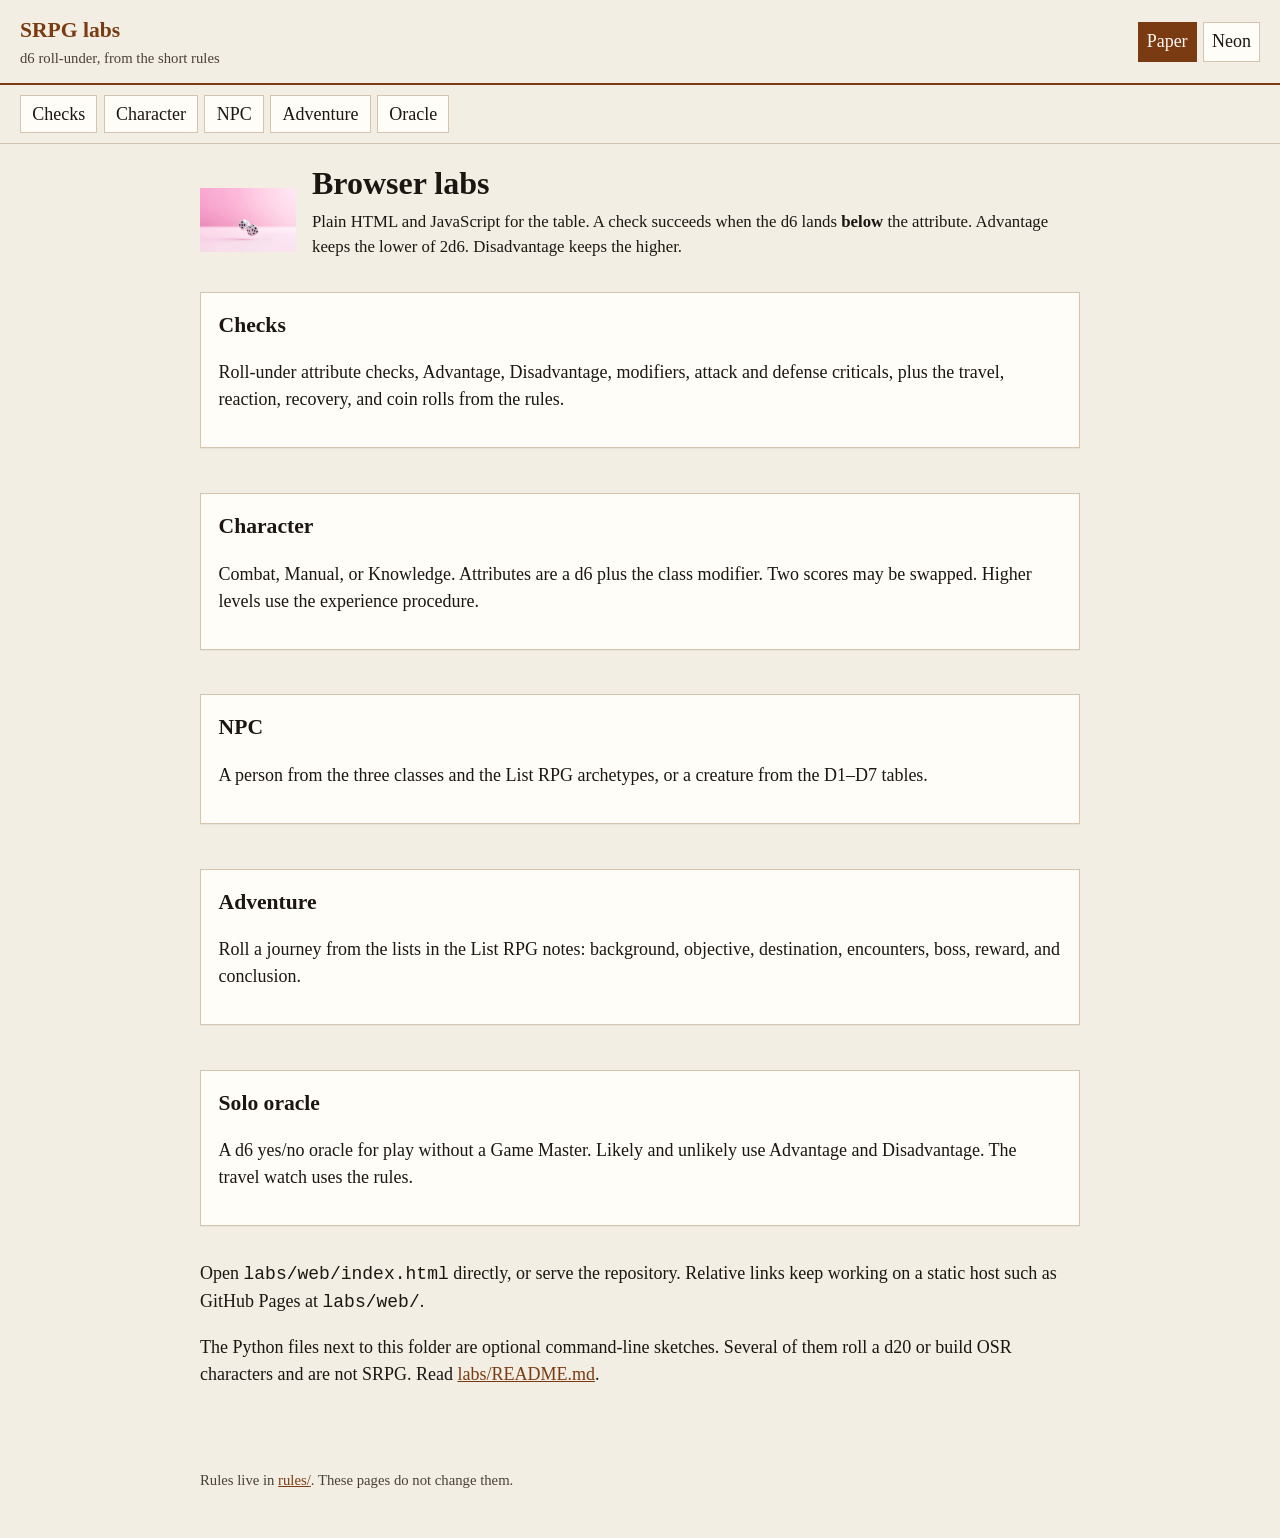
<file: labs/web/index.html>
<!DOCTYPE html>
<html lang="en">
<head>
<meta charset="UTF-8">
<meta name="viewport" content="width=device-width, initial-scale=1">
<title>SRPG labs</title>
<link rel="stylesheet" href="css/labs.css">
</head>
<body>
<header class="site">
  <div>
    <a class="mark" href="index.html">SRPG labs</a>
    <p class="tag">d6 roll-under, from the short rules</p>
  </div>
  <div class="theme">
    <button type="button" data-theme="paper" class="active" aria-pressed="true">Paper</button>
    <button type="button" data-theme="neon" aria-pressed="false">Neon</button>
  </div>
</header>
<nav class="tools" aria-label="Labs">
  <a href="dice.html">Checks</a>
  <a href="character.html">Character</a>
  <a href="npc.html">NPC</a>
  <a href="adventure.html">Adventure</a>
  <a href="oracle.html">Oracle</a>
</nav>
<main>
  <div class="hero">
    <img src="../../assets/dice.webp" width="96" height="96" alt="Two white six-sided dice">
    <div>
      <h1>Browser labs</h1>
      <p class="lead">Plain HTML and JavaScript for the table. A check succeeds when the d6 lands <strong>below</strong> the attribute. Advantage keeps the lower of 2d6. Disadvantage keeps the higher.</p>
    </div>
  </div>
  <div class="cards">
    <a class="card" href="dice.html">
      <h2>Checks</h2>
      <p>Roll-under attribute checks, Advantage, Disadvantage, modifiers, attack and defense criticals, plus the travel, reaction, recovery, and coin rolls from the rules.</p>
    </a>
    <a class="card" href="character.html">
      <h2>Character</h2>
      <p>Combat, Manual, or Knowledge. Attributes are a d6 plus the class modifier. Two scores may be swapped. Higher levels use the experience procedure.</p>
    </a>
    <a class="card" href="npc.html">
      <h2>NPC</h2>
      <p>A person from the three classes and the List RPG archetypes, or a creature from the D1–D7 tables.</p>
    </a>
    <a class="card" href="adventure.html">
      <h2>Adventure</h2>
      <p>Roll a journey from the lists in the List RPG notes: background, objective, destination, encounters, boss, reward, and conclusion.</p>
    </a>
    <a class="card" href="oracle.html">
      <h2>Solo oracle</h2>
      <p>A d6 yes/no oracle for play without a Game Master. Likely and unlikely use Advantage and Disadvantage. The travel watch uses the rules.</p>
    </a>
  </div>
  <p>Open <code>labs/web/index.html</code> directly, or serve the repository. Relative links keep working on a static host such as GitHub Pages at <code>labs/web/</code>.</p>
  <p>The Python files next to this folder are optional command-line sketches. Several of them roll a d20 or build OSR characters and are not SRPG. Read <a href="../README.md">labs/README.md</a>.</p>
</main>
<footer>
  <p>Rules live in <a href="../../rules/index.md">rules/</a>. These pages do not change them.</p>
</footer>
<noscript>These labs need JavaScript. There is no build step.</noscript>
<script src="js/ui.js"></script>
</body>
</html>
</file>
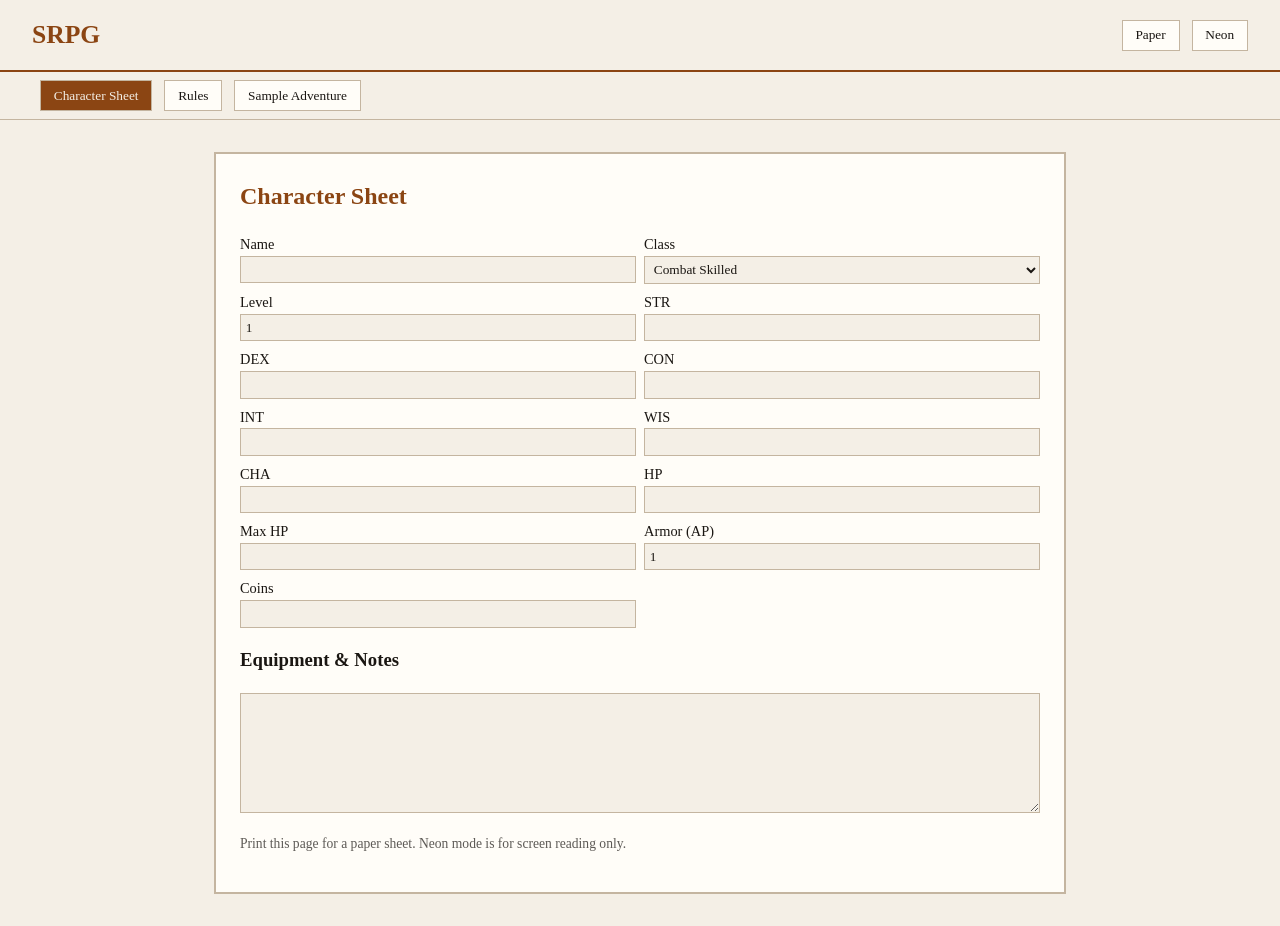
<file: deliverables/srpg.html>
<!DOCTYPE html>
<html lang="en">
<head>
<meta charset="UTF-8">
<meta name="viewport" content="width=device-width, initial-scale=1.0">
<title>SRPG — Simple Role-Playing Game</title>
<style>
:root {
  --bg: #f4efe6;
  --fg: #1a1612;
  --accent: #8b4513;
  --card: #fffdf8;
  --border: #c4b5a0;
  --font: "Georgia", "Times New Roman", serif;
}
body.neon {
  --bg: #0a0a12;
  --fg: #e0e0ff;
  --accent: #00f0ff;
  --card: #12121f;
  --border: #00f0ff44;
  --font: "Courier New", monospace;
}
* { box-sizing: border-box; }
body {
  margin: 0;
  background: var(--bg);
  color: var(--fg);
  font-family: var(--font);
  line-height: 1.5;
  transition: background 0.3s, color 0.3s;
}
header {
  padding: 1rem 2rem;
  border-bottom: 2px solid var(--accent);
  display: flex;
  justify-content: space-between;
  align-items: center;
  position: sticky;
  top: 0;
  background: var(--bg);
  z-index: 10;
}
h1 { margin: 0; font-size: 1.6rem; color: var(--accent); }
nav button, .mode-toggle {
  background: var(--card);
  color: var(--fg);
  border: 1px solid var(--border);
  padding: 0.4rem 0.8rem;
  margin-left: 0.5rem;
  cursor: pointer;
  font-family: inherit;
}
nav button.active, .mode-toggle.active { background: var(--accent); color: var(--bg); }
main { max-width: 900px; margin: 2rem auto; padding: 0 1.5rem; }
section { display: none; }
section.active { display: block; }
.sheet {
  background: var(--card);
  border: 2px solid var(--border);
  padding: 1.5rem;
  margin-bottom: 2rem;
}
.sheet h2 { margin-top: 0; color: var(--accent); }
table { width: 100%; border-collapse: collapse; margin: 1rem 0; }
th, td { border: 1px solid var(--border); padding: 0.4rem 0.6rem; text-align: left; }
th { background: var(--accent); color: var(--bg); }
.fields { display: grid; grid-template-columns: 1fr 1fr; gap: 0.5rem; }
.fields label { display: flex; flex-direction: column; font-size: 0.9rem; }
.fields input, .fields select { background: var(--bg); color: var(--fg); border: 1px solid var(--border); padding: 0.3rem; font-family: inherit; }
@media print {
  header, nav, .mode-toggle, #rules, #adventure { display: none !important; }
  body { background: white; color: black; }
  .sheet { border: 1px solid black; page-break-inside: avoid; }
}
</style>
</head>
<body>
<header>
  <h1>SRPG</h1>
  <div>
    <button class="mode-toggle" onclick="setMode('paper')">Paper</button>
    <button class="mode-toggle" onclick="setMode('neon')">Neon</button>
  </div>
</header>
<nav style="padding: 0.5rem 2rem; border-bottom: 1px solid var(--border);">
  <button onclick="show('sheet')" class="active">Character Sheet</button>
  <button onclick="show('rules')">Rules</button>
  <button onclick="show('adventure')">Sample Adventure</button>
</nav>
<main>
  <section id="sheet" class="active">
    <div class="sheet">
      <h2>Character Sheet</h2>
      <div class="fields">
        <label>Name <input type="text"></label>
        <label>Class
          <select>
            <option>Combat Skilled</option>
            <option>Manual Skilled</option>
            <option>Knowledge Skilled</option>
          </select>
        </label>
        <label>Level <input type="number" value="1"></label>
        <label>STR <input type="number"></label>
        <label>DEX <input type="number"></label>
        <label>CON <input type="number"></label>
        <label>INT <input type="number"></label>
        <label>WIS <input type="number"></label>
        <label>CHA <input type="number"></label>
        <label>HP <input type="number"></label>
        <label>Max HP <input type="number"></label>
        <label>Armor (AP) <input type="number" value="1"></label>
        <label>Coins <input type="number"></label>
      </div>
      <h3>Equipment & Notes</h3>
      <textarea style="width:100%; height:120px; background:var(--bg); color:var(--fg); border:1px solid var(--border); font-family:inherit;"></textarea>
      <p style="font-size:0.85rem; opacity:0.7;">Print this page for a paper sheet. Neon mode is for screen reading only.</p>
    </div>
  </section>
  <section id="rules">
    <div class="sheet">
      <h2>Core Rules</h2>
      <p><strong>Roll 1d6. Succeed if lower than the relevant attribute.</strong></p>
      <p>Advantage: 2d6 keep lowest. Disadvantage: 2d6 keep highest.</p>
      <p>Critical hit: natural 1 doubles damage dice. Critical failure on defense: natural 6 takes double damage.</p>
      <h3>Classes (summary)</h3>
      <table>
        <tr><th>Class</th><th>Key Stats</th><th>Special</th></tr>
        <tr><td>Combat</td><td>STR/DEX/CON</td><td>Extra attacks, sunder shield, combat healing</td></tr>
        <tr><td>Manual</td><td>DEX/WIS/CHA</td><td>Backstab, skilled tasks, trap avoidance</td></tr>
        <tr><td>Knowledge</td><td>INT/WIS</td><td>Spells, banish undead, resist magic</td></tr>
      </table>
      <p>Full cleaned rules available as PDF/EPUB in the repository.</p>
    </div>
  </section>
  <section id="adventure">
    <div class="sheet">
      <h2>The Phylactery of the Black Fen</h2>
      <p><strong>Background:</strong> Dark Fantasy</p>
      <p><strong>Objective:</strong> Retrieve the phylactery hidden in the Black Fen before the next new moon.</p>
      <p><strong>NPC:</strong> Mysterious Stranger at the fen’s edge.</p>
      <p><strong>Boss:</strong> The Lich Queen (7 HD). Destroy her phylactery in the manor well to weaken her.</p>
      <p>Full adventure text is in Sample-Adventure-Black-Fen.md.</p>
    </div>
  </section>
</main>
<script>
function show(id) {
  document.querySelectorAll('section').forEach(s => s.classList.remove('active'));
  document.querySelectorAll('nav button').forEach(b => b.classList.remove('active'));
  document.getElementById(id).classList.add('active');
  event.target.classList.add('active');
}
function setMode(mode) {
  document.body.className = mode;
  document.querySelectorAll('.mode-toggle').forEach(b => b.classList.remove('active'));
  event.target.classList.add('active');
}
setMode('paper');
</script>
</body>
</html>
</file>
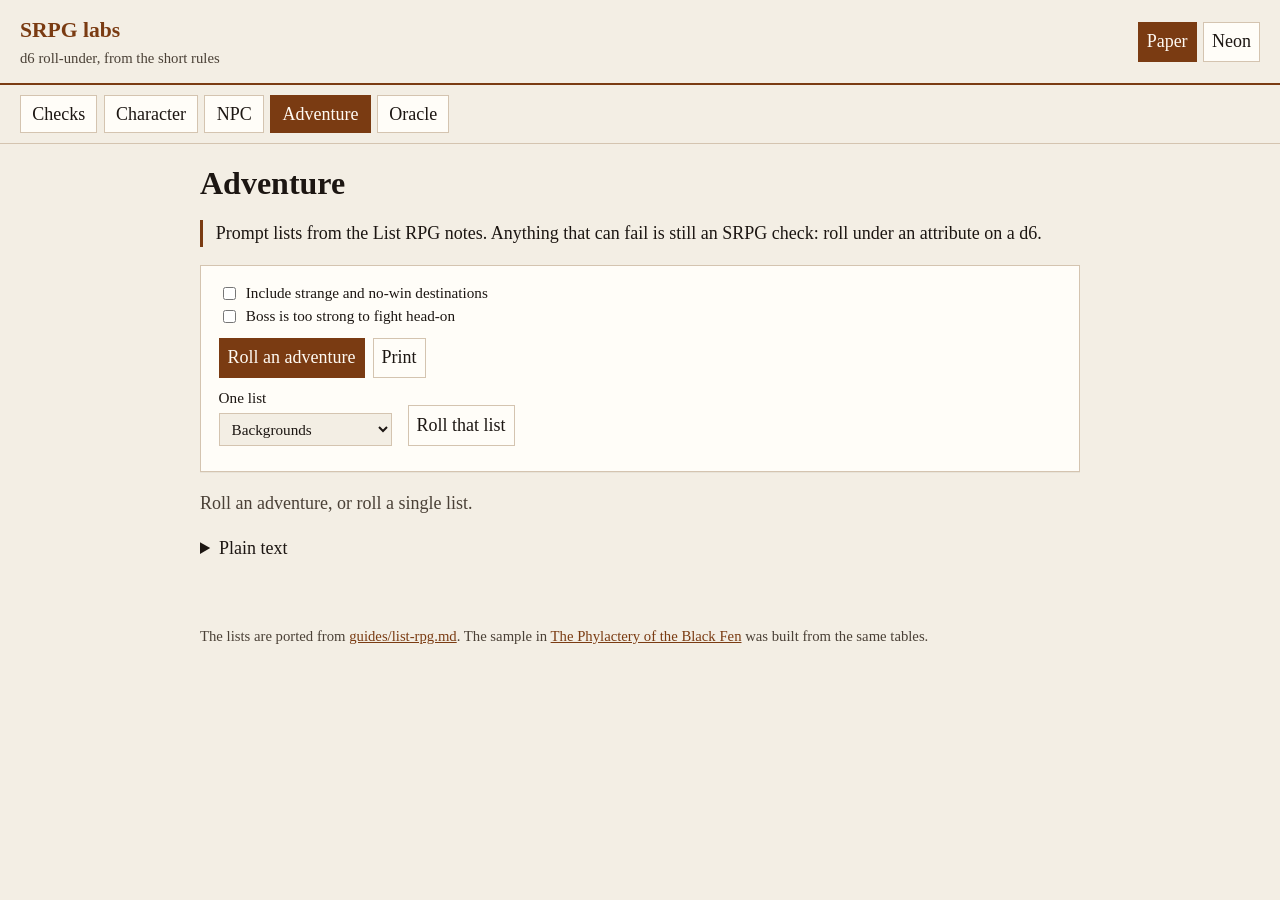
<file: labs/web/adventure.html>
<!DOCTYPE html>
<html lang="en">
<head>
<meta charset="UTF-8">
<meta name="viewport" content="width=device-width, initial-scale=1">
<title>Adventure — SRPG labs</title>
<link rel="stylesheet" href="css/labs.css">
</head>
<body>
<header class="site">
  <div>
    <a class="mark" href="index.html">SRPG labs</a>
    <p class="tag">d6 roll-under, from the short rules</p>
  </div>
  <div class="theme">
    <button type="button" data-theme="paper" class="active" aria-pressed="true">Paper</button>
    <button type="button" data-theme="neon" aria-pressed="false">Neon</button>
  </div>
</header>
<nav class="tools" aria-label="Labs">
  <a href="dice.html">Checks</a>
  <a href="character.html">Character</a>
  <a href="npc.html">NPC</a>
  <a href="adventure.html" aria-current="page">Adventure</a>
  <a href="oracle.html">Oracle</a>
</nav>
<main>
  <h1>Adventure</h1>
  <p class="rule">Prompt lists from the List RPG notes. Anything that can fail is still an SRPG check: roll under an attribute on a d6.</p>
  <section class="card no-print">
    <label class="check"><input id="strange" type="checkbox"> Include strange and no-win destinations</label>
    <label class="check"><input id="unbeatable" type="checkbox"> Boss is too strong to fight head-on</label>
    <div class="actions">
      <button type="button" id="roll-adventure">Roll an adventure</button>
      <button type="button" class="secondary" onclick="window.print()">Print</button>
    </div>
    <div class="fields">
      <label>One list
        <select id="list-id"></select>
      </label>
      <button type="button" class="secondary" id="roll-one">Roll that list</button>
    </div>
    <div id="single-result" aria-live="polite"></div>
  </section>
  <div id="outline" aria-live="polite">
    <p class="muted">Roll an adventure, or roll a single list.</p>
  </div>
  <details class="no-print">
    <summary>Plain text</summary>
    <pre id="plain" class="plain"></pre>
  </details>
</main>
<footer>
  <p>The lists are ported from <a href="../../guides/list-rpg.md">guides/list-rpg.md</a>. The sample in <a href="../../deliverables/Sample-Adventure-Black-Fen.md">The Phylactery of the Black Fen</a> was built from the same tables.</p>
</footer>
<noscript>These labs need JavaScript. There is no build step.</noscript>
<script src="js/dice.js"></script>
<script src="js/tables.js"></script>
<script src="js/generate.js"></script>
<script src="js/ui.js"></script>
<script src="js/adventure-page.js"></script>
</body>
</html>
</file>
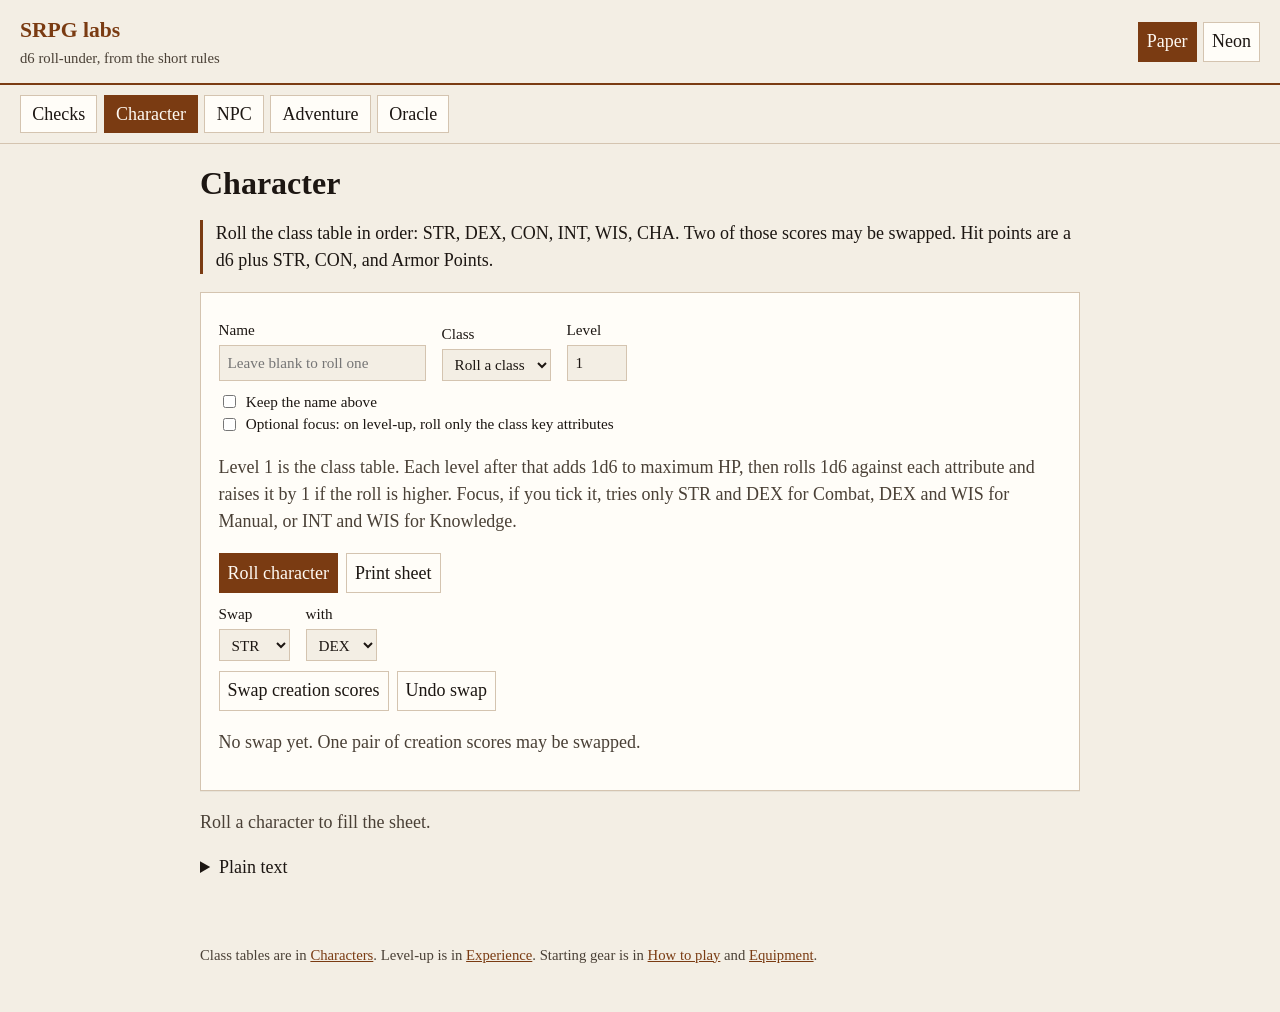
<file: labs/web/character.html>
<!DOCTYPE html>
<html lang="en">
<head>
<meta charset="UTF-8">
<meta name="viewport" content="width=device-width, initial-scale=1">
<title>Character — SRPG labs</title>
<link rel="stylesheet" href="css/labs.css">
</head>
<body>
<header class="site">
  <div>
    <a class="mark" href="index.html">SRPG labs</a>
    <p class="tag">d6 roll-under, from the short rules</p>
  </div>
  <div class="theme">
    <button type="button" data-theme="paper" class="active" aria-pressed="true">Paper</button>
    <button type="button" data-theme="neon" aria-pressed="false">Neon</button>
  </div>
</header>
<nav class="tools" aria-label="Labs">
  <a href="dice.html">Checks</a>
  <a href="character.html" aria-current="page">Character</a>
  <a href="npc.html">NPC</a>
  <a href="adventure.html">Adventure</a>
  <a href="oracle.html">Oracle</a>
</nav>
<main>
  <h1>Character</h1>
  <p class="rule">Roll the class table in order: STR, DEX, CON, INT, WIS, CHA. Two of those scores may be swapped. Hit points are a d6 plus STR, CON, and Armor Points.</p>
  <section class="card no-print">
    <div class="fields">
      <label>Name
        <input id="name" type="text" maxlength="80" placeholder="Leave blank to roll one">
      </label>
      <label>Class
        <select id="class-id">
          <option value="random">Roll a class</option>
          <option value="combat">Combat</option>
          <option value="manual">Manual</option>
          <option value="knowledge">Knowledge</option>
        </select>
      </label>
      <label>Level
        <input id="level" type="number" value="1" min="1" max="20">
      </label>
    </div>
    <label class="check"><input id="keep-name" type="checkbox"> Keep the name above</label>
    <label class="check"><input id="focus" type="checkbox"> Optional focus: on level-up, roll only the class key attributes</label>
    <p class="muted">Level 1 is the class table. Each level after that adds 1d6 to maximum HP, then rolls 1d6 against each attribute and raises it by 1 if the roll is higher. Focus, if you tick it, tries only STR and DEX for Combat, DEX and WIS for Manual, or INT and WIS for Knowledge.</p>
    <div class="actions">
      <button type="button" id="generate">Roll character</button>
      <button type="button" class="secondary" onclick="window.print()">Print sheet</button>
    </div>
    <div class="fields">
      <label>Swap
        <select id="swap-a"></select>
      </label>
      <label>with
        <select id="swap-b"></select>
      </label>
    </div>
    <div class="actions">
      <button type="button" class="secondary" id="apply-swap">Swap creation scores</button>
      <button type="button" class="secondary" id="clear-swap">Undo swap</button>
    </div>
    <p id="swap-note" class="muted">No swap yet. One pair of creation scores may be swapped.</p>
  </section>
  <div id="sheet">
    <p class="muted">Roll a character to fill the sheet.</p>
  </div>
  <details class="no-print">
    <summary>Plain text</summary>
    <pre id="plain" class="plain"></pre>
  </details>
</main>
<footer>
  <p>Class tables are in <a href="../../rules/characters.md">Characters</a>. Level-up is in <a href="../../rules/experience.md">Experience</a>. Starting gear is in <a href="../../rules/how-to-play.md">How to play</a> and <a href="../../rules/equipment.md">Equipment</a>.</p>
</footer>
<noscript>These labs need JavaScript. There is no build step.</noscript>
<script src="js/dice.js"></script>
<script src="js/tables.js"></script>
<script src="js/generate.js"></script>
<script src="js/ui.js"></script>
<script src="js/character-page.js"></script>
</body>
</html>
</file>
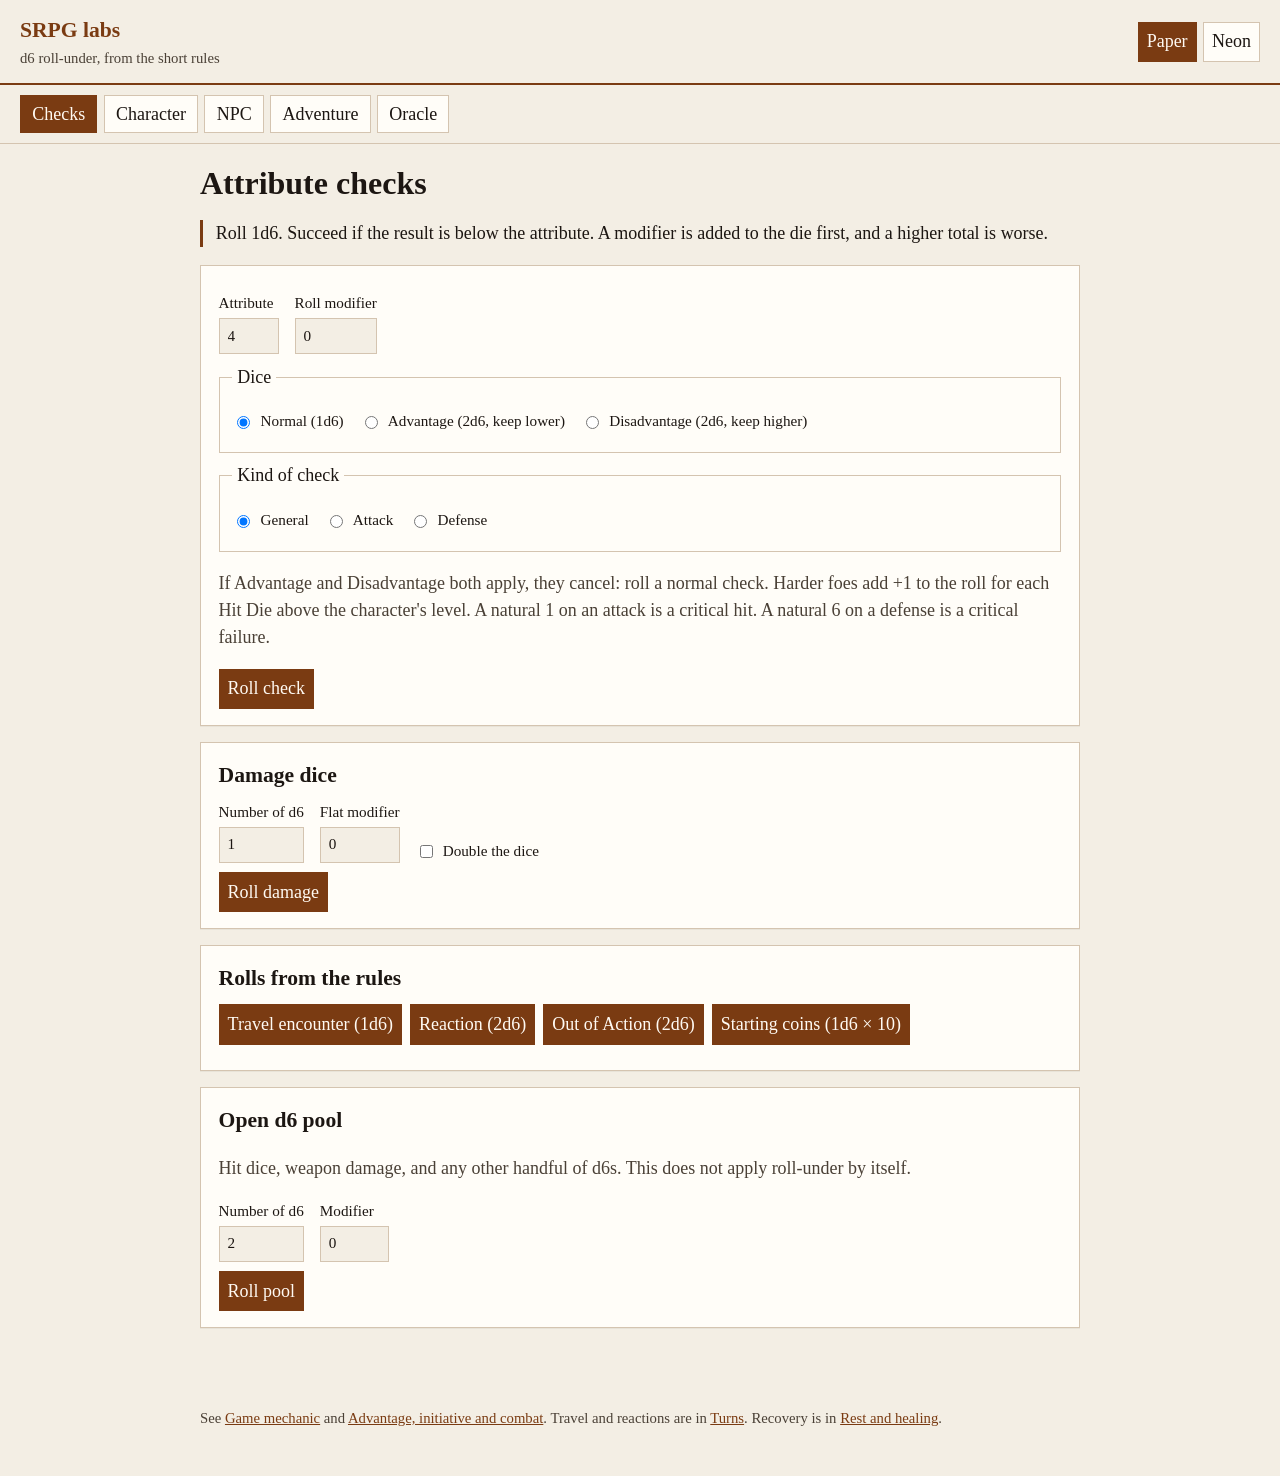
<file: labs/web/dice.html>
<!DOCTYPE html>
<html lang="en">
<head>
<meta charset="UTF-8">
<meta name="viewport" content="width=device-width, initial-scale=1">
<title>Attribute checks — SRPG labs</title>
<link rel="stylesheet" href="css/labs.css">
</head>
<body>
<header class="site">
  <div>
    <a class="mark" href="index.html">SRPG labs</a>
    <p class="tag">d6 roll-under, from the short rules</p>
  </div>
  <div class="theme">
    <button type="button" data-theme="paper" class="active" aria-pressed="true">Paper</button>
    <button type="button" data-theme="neon" aria-pressed="false">Neon</button>
  </div>
</header>
<nav class="tools" aria-label="Labs">
  <a href="dice.html" aria-current="page">Checks</a>
  <a href="character.html">Character</a>
  <a href="npc.html">NPC</a>
  <a href="adventure.html">Adventure</a>
  <a href="oracle.html">Oracle</a>
</nav>
<main>
  <h1>Attribute checks</h1>
  <p class="rule">Roll 1d6. Succeed if the result is below the attribute. A modifier is added to the die first, and a higher total is worse.</p>
  <form id="check-form" class="card">
    <div class="fields">
      <label>Attribute
        <input id="attribute" type="number" value="4" min="-5" max="30" required>
      </label>
      <label>Roll modifier
        <input id="modifier" type="number" value="0" min="-10" max="20">
      </label>
    </div>
    <fieldset>
      <legend>Dice</legend>
      <div class="choices">
        <label class="check"><input type="radio" name="mode" value="normal" checked> Normal (1d6)</label>
        <label class="check"><input type="radio" name="mode" value="advantage"> Advantage (2d6, keep lower)</label>
        <label class="check"><input type="radio" name="mode" value="disadvantage"> Disadvantage (2d6, keep higher)</label>
      </div>
    </fieldset>
    <fieldset>
      <legend>Kind of check</legend>
      <div class="choices">
        <label class="check"><input type="radio" name="kind" value="general" checked> General</label>
        <label class="check"><input type="radio" name="kind" value="attack"> Attack</label>
        <label class="check"><input type="radio" name="kind" value="defense"> Defense</label>
      </div>
    </fieldset>
    <p class="muted">If Advantage and Disadvantage both apply, they cancel: roll a normal check. Harder foes add +1 to the roll for each Hit Die above the character's level. A natural 1 on an attack is a critical hit. A natural 6 on a defense is a critical failure.</p>
    <button type="submit">Roll check</button>
    <div id="check-result" aria-live="polite"></div>
  </form>
  <form id="damage-form" class="card">
    <h2>Damage dice</h2>
    <div class="fields">
      <label>Number of d6
        <input id="damage-count" type="number" value="1" min="1" max="20">
      </label>
      <label>Flat modifier
        <input id="damage-mod" type="number" value="0" min="-10" max="20">
      </label>
      <label class="check"><input id="doubled" type="checkbox"> Double the dice</label>
    </div>
    <button type="submit">Roll damage</button>
    <div id="damage-result" aria-live="polite"></div>
  </form>
  <section class="card">
    <h2>Rolls from the rules</h2>
    <div class="actions">
      <button type="button" id="btn-encounter">Travel encounter (1d6)</button>
      <button type="button" id="btn-reaction">Reaction (2d6)</button>
      <button type="button" id="btn-ooa">Out of Action (2d6)</button>
      <button type="button" id="btn-coins">Starting coins (1d6 × 10)</button>
    </div>
    <div id="extra-result" aria-live="polite"></div>
  </section>
  <form id="pool-form" class="card">
    <h2>Open d6 pool</h2>
    <p class="muted">Hit dice, weapon damage, and any other handful of d6s. This does not apply roll-under by itself.</p>
    <div class="fields">
      <label>Number of d6
        <input id="pool-count" type="number" value="2" min="1" max="40">
      </label>
      <label>Modifier
        <input id="pool-mod" type="number" value="0" min="-20" max="40">
      </label>
    </div>
    <button type="submit">Roll pool</button>
    <div id="pool-result" aria-live="polite"></div>
  </form>
</main>
<footer>
  <p>See <a href="../../rules/game-mechanic.md">Game mechanic</a> and <a href="../../rules/action.md">Advantage, initiative and combat</a>. Travel and reactions are in <a href="../../rules/turns.md">Turns</a>. Recovery is in <a href="../../rules/recovery.md">Rest and healing</a>.</p>
</footer>
<noscript>These labs need JavaScript. There is no build step.</noscript>
<script src="js/dice.js"></script>
<script src="js/tables.js"></script>
<script src="js/generate.js"></script>
<script src="js/ui.js"></script>
<script src="js/dice-page.js"></script>
</body>
</html>
</file>
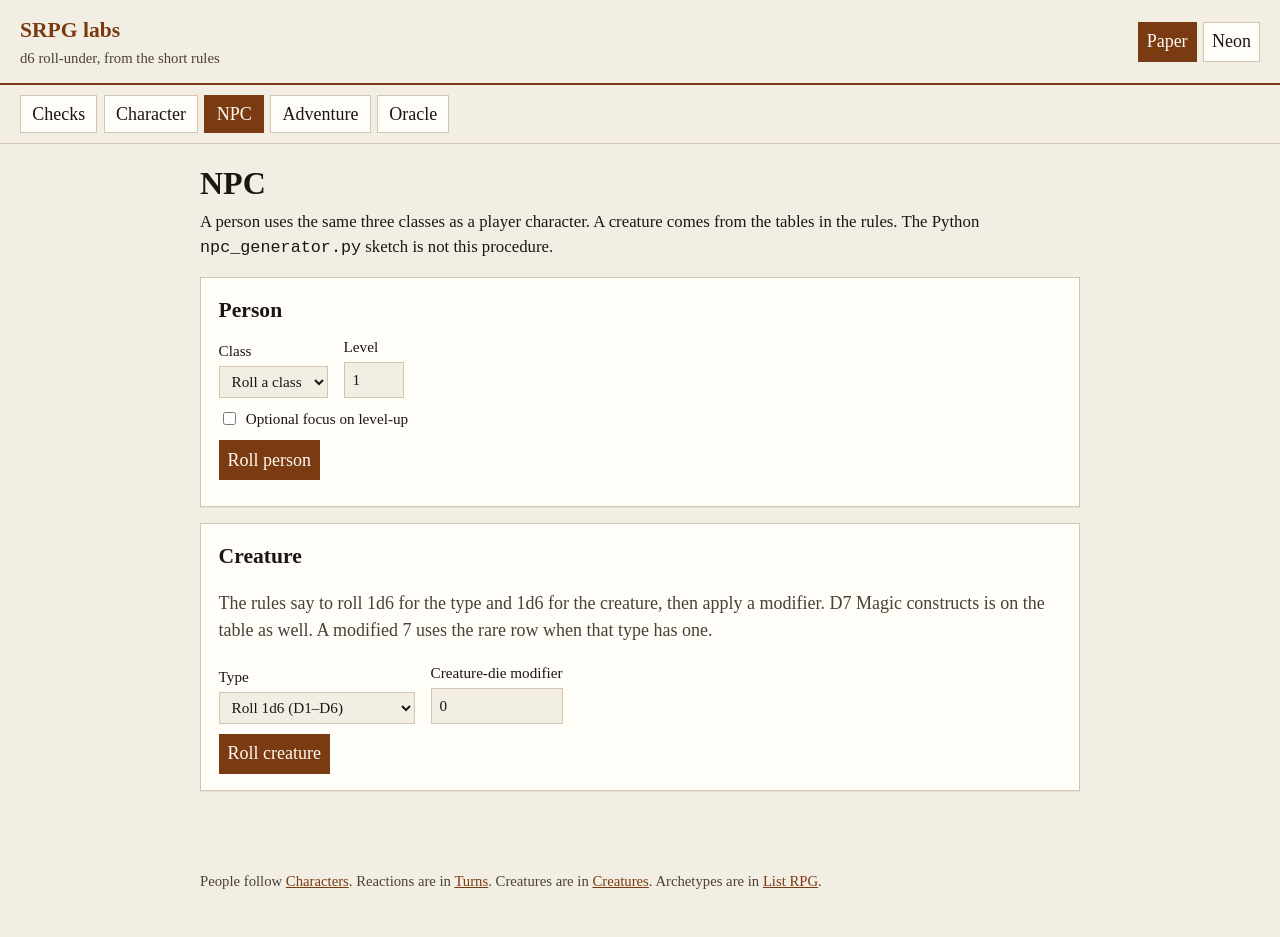
<file: labs/web/npc.html>
<!DOCTYPE html>
<html lang="en">
<head>
<meta charset="UTF-8">
<meta name="viewport" content="width=device-width, initial-scale=1">
<title>NPC — SRPG labs</title>
<link rel="stylesheet" href="css/labs.css">
</head>
<body>
<header class="site">
  <div>
    <a class="mark" href="index.html">SRPG labs</a>
    <p class="tag">d6 roll-under, from the short rules</p>
  </div>
  <div class="theme">
    <button type="button" data-theme="paper" class="active" aria-pressed="true">Paper</button>
    <button type="button" data-theme="neon" aria-pressed="false">Neon</button>
  </div>
</header>
<nav class="tools" aria-label="Labs">
  <a href="dice.html">Checks</a>
  <a href="character.html">Character</a>
  <a href="npc.html" aria-current="page">NPC</a>
  <a href="adventure.html">Adventure</a>
  <a href="oracle.html">Oracle</a>
</nav>
<main>
  <h1>NPC</h1>
  <p class="lead">A person uses the same three classes as a player character. A creature comes from the tables in the rules. The Python <code>npc_generator.py</code> sketch is not this procedure.</p>
  <form id="person-form" class="card no-print">
    <h2>Person</h2>
    <div class="fields">
      <label>Class
        <select id="class-id">
          <option value="random">Roll a class</option>
          <option value="combat">Combat</option>
          <option value="manual">Manual</option>
          <option value="knowledge">Knowledge</option>
        </select>
      </label>
      <label>Level
        <input id="level" type="number" value="1" min="1" max="20">
      </label>
    </div>
    <label class="check"><input id="focus" type="checkbox"> Optional focus on level-up</label>
    <div class="actions">
      <button type="submit">Roll person</button>
    </div>
  </form>
  <div id="person" aria-live="polite"></div>
  <form id="creature-form" class="card no-print">
    <h2>Creature</h2>
    <p class="muted">The rules say to roll 1d6 for the type and 1d6 for the creature, then apply a modifier. D7 Magic constructs is on the table as well. A modified 7 uses the rare row when that type has one.</p>
    <div class="fields">
      <label>Type
        <select id="creature-type">
          <option value="roll6">Roll 1d6 (D1–D6)</option>
          <option value="roll7">Roll among D1–D7</option>
        </select>
      </label>
      <label>Creature-die modifier
        <input id="creature-mod" type="number" value="0" min="-5" max="5">
      </label>
    </div>
    <button type="submit">Roll creature</button>
  </form>
  <div id="creature" aria-live="polite"></div>
</main>
<footer>
  <p>People follow <a href="../../rules/characters.md">Characters</a>. Reactions are in <a href="../../rules/turns.md">Turns</a>. Creatures are in <a href="../../rules/creatures.md">Creatures</a>. Archetypes are in <a href="../../guides/list-rpg.md">List RPG</a>.</p>
</footer>
<noscript>These labs need JavaScript. There is no build step.</noscript>
<script src="js/dice.js"></script>
<script src="js/tables.js"></script>
<script src="js/generate.js"></script>
<script src="js/ui.js"></script>
<script src="js/npc-page.js"></script>
</body>
</html>
</file>
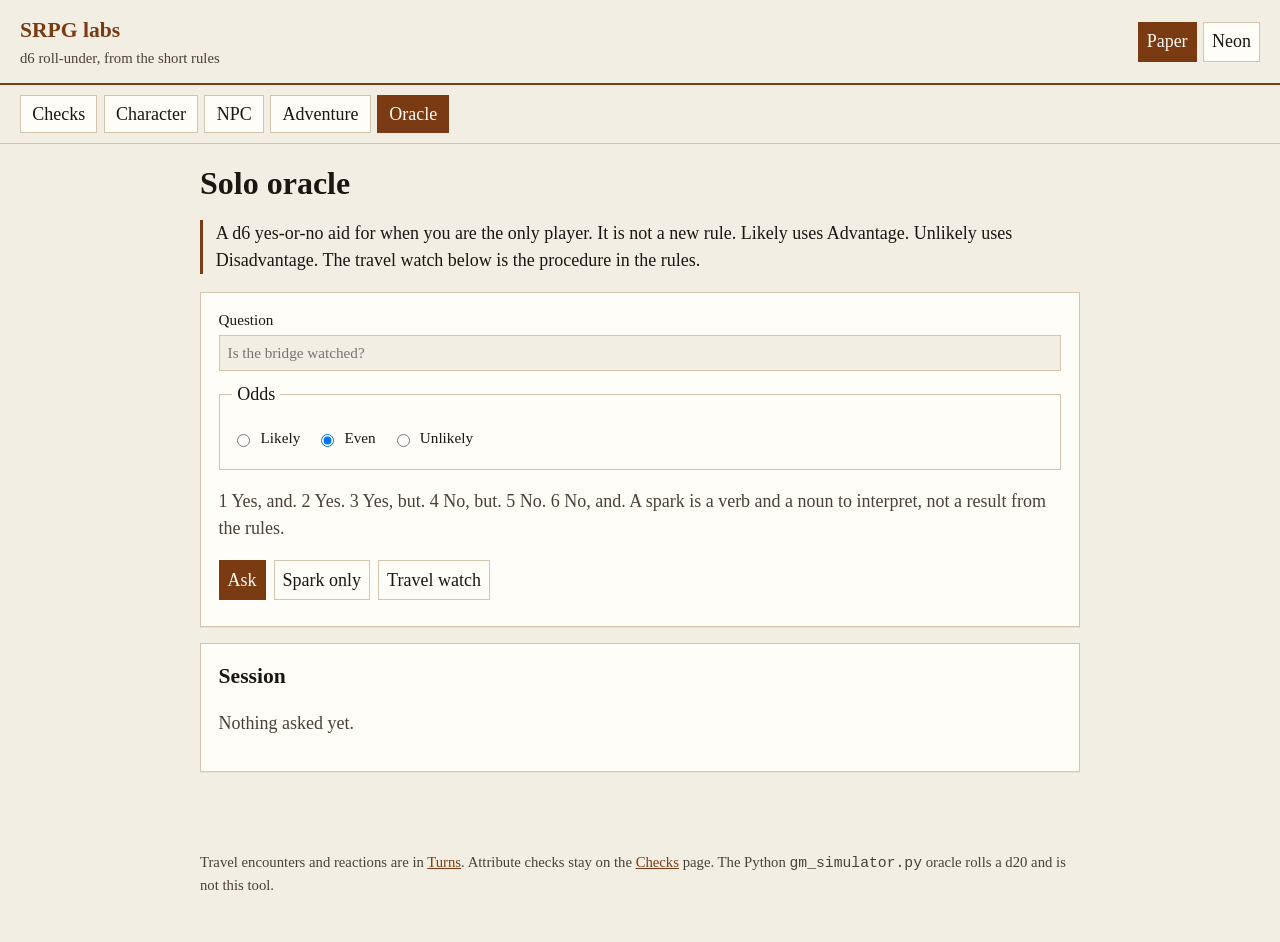
<file: labs/web/oracle.html>
<!DOCTYPE html>
<html lang="en">
<head>
<meta charset="UTF-8">
<meta name="viewport" content="width=device-width, initial-scale=1">
<title>Solo oracle — SRPG labs</title>
<link rel="stylesheet" href="css/labs.css">
</head>
<body>
<header class="site">
  <div>
    <a class="mark" href="index.html">SRPG labs</a>
    <p class="tag">d6 roll-under, from the short rules</p>
  </div>
  <div class="theme">
    <button type="button" data-theme="paper" class="active" aria-pressed="true">Paper</button>
    <button type="button" data-theme="neon" aria-pressed="false">Neon</button>
  </div>
</header>
<nav class="tools" aria-label="Labs">
  <a href="dice.html">Checks</a>
  <a href="character.html">Character</a>
  <a href="npc.html">NPC</a>
  <a href="adventure.html">Adventure</a>
  <a href="oracle.html" aria-current="page">Oracle</a>
</nav>
<main>
  <h1>Solo oracle</h1>
  <p class="rule">A d6 yes-or-no aid for when you are the only player. It is not a new rule. Likely uses Advantage. Unlikely uses Disadvantage. The travel watch below is the procedure in the rules.</p>
  <form id="ask-form" class="card">
    <label>Question
      <input id="question" type="text" maxlength="240" placeholder="Is the bridge watched?">
    </label>
    <fieldset>
      <legend>Odds</legend>
      <div class="choices">
        <label class="check"><input type="radio" name="odds" value="likely"> Likely</label>
        <label class="check"><input type="radio" name="odds" value="even" checked> Even</label>
        <label class="check"><input type="radio" name="odds" value="unlikely"> Unlikely</label>
      </div>
    </fieldset>
    <p class="muted">1 Yes, and. 2 Yes. 3 Yes, but. 4 No, but. 5 No. 6 No, and. A spark is a verb and a noun to interpret, not a result from the rules.</p>
    <div class="actions">
      <button type="submit">Ask</button>
      <button type="button" class="secondary" id="spark">Spark only</button>
      <button type="button" class="secondary" id="travel">Travel watch</button>
    </div>
  </form>
  <section class="card">
    <h2>Session</h2>
    <p id="empty-log" class="muted">Nothing asked yet.</p>
    <ul id="log" class="log" aria-live="polite"></ul>
  </section>
</main>
<footer>
  <p>Travel encounters and reactions are in <a href="../../rules/turns.md">Turns</a>. Attribute checks stay on the <a href="dice.html">Checks</a> page. The Python <code>gm_simulator.py</code> oracle rolls a d20 and is not this tool.</p>
</footer>
<noscript>These labs need JavaScript. There is no build step.</noscript>
<script src="js/dice.js"></script>
<script src="js/tables.js"></script>
<script src="js/generate.js"></script>
<script src="js/ui.js"></script>
<script src="js/oracle-page.js"></script>
</body>
</html>
</file>
<file: labs/web/css/labs.css>
:root {
  --bg: #f3eee4;
  --ink: #1c1612;
  --muted: #4a4036;
  --accent: #7a3b12;
  --accent-ink: #fffaf3;
  --card: #fffdf8;
  --line: #d4c4b0;
  --good: #1b5e34;
  --bad: #8e1e1e;
  --shadow: 0 1px 0 rgba(28, 22, 18, 0.05);
  color-scheme: light;
}

body.neon {
  --bg: #0e1016;
  --ink: #ece8f4;
  --muted: #c9c3d4;
  --accent: #3ee0c5;
  --accent-ink: #06221c;
  --card: #171a22;
  --line: #343846;
  --good: #8dface;
  --bad: #ff9b9b;
  color-scheme: dark;
}

* { box-sizing: border-box; }

body {
  margin: 0;
  background: var(--bg);
  color: var(--ink);
  font: 18px/1.5 Georgia, "Iowan Old Style", "Palatino Linotype", Palatino, serif;
}

a { color: var(--accent); }
a:hover { text-decoration-thickness: 2px; }

.site {
  display: flex;
  justify-content: space-between;
  gap: 1rem;
  align-items: center;
  padding: 0.9rem 1.25rem;
  border-bottom: 2px solid var(--accent);
  background: var(--bg);
  position: sticky;
  top: 0;
  z-index: 2;
}

.mark {
  color: var(--accent);
  font-weight: 700;
  font-size: 1.35rem;
  text-decoration: none;
}

.tag { margin: 0; color: var(--muted); font-size: 0.92rem; }

.theme { display: flex; gap: 0.4rem; }
.theme button { background: var(--card); color: var(--ink); border-color: var(--line); }
.theme button.active { background: var(--accent); color: var(--accent-ink); border-color: var(--accent); }
dl { margin: 0; }

.tools {
  display: flex;
  flex-wrap: wrap;
  gap: 0.4rem;
  padding: 0.6rem 1.25rem;
  border-bottom: 1px solid var(--line);
}

.tools a {
  text-decoration: none;
  color: var(--ink);
  border: 1px solid var(--line);
  background: var(--card);
  padding: 0.3rem 0.7rem;
}

.tools a[aria-current="page"] {
  background: var(--accent);
  color: var(--accent-ink);
  border-color: var(--accent);
}

main {
  max-width: 920px;
  margin: 0 auto;
  padding: 1.25rem 1.25rem 3rem;
}

h1 { font-size: 2rem; line-height: 1.2; margin: 0 0 0.4rem; }
h2 { font-size: 1.35rem; margin: 0 0 0.4rem; }
h3 { font-size: 1.05rem; margin: 1rem 0 0.3rem; }

.lead { font-size: 1.05rem; margin-top: 0; }
.muted { color: var(--muted); }
.rule {
  border-left: 3px solid var(--accent);
  padding-left: 0.8rem;
  color: var(--ink);
}

.card, .sheet {
  background: var(--card);
  border: 1px solid var(--line);
  box-shadow: var(--shadow);
  padding: 1rem 1.1rem;
  margin: 1rem 0;
}

.fields, .choices {
  display: flex;
  flex-wrap: wrap;
  gap: 0.8rem 1rem;
  align-items: end;
  margin: 0.6rem 0;
}

label {
  display: flex;
  flex-direction: column;
  gap: 0.2rem;
  font-size: 0.95rem;
}

.check {
  flex-direction: row;
  align-items: center;
  gap: 0.45rem;
}

fieldset {
  border: 1px solid var(--line);
  margin: 0.6rem 0;
  padding: 0.6rem 0.8rem;
}

legend { padding: 0 0.3rem; }

input, select, textarea, button {
  font: inherit;
  color: var(--ink);
  background: var(--bg);
  border: 1px solid var(--line);
  padding: 0.35rem 0.5rem;
}

textarea { width: 100%; min-height: 6rem; }

button, .button {
  cursor: pointer;
  background: var(--accent);
  color: var(--accent-ink);
  border-color: var(--accent);
  text-decoration: none;
  display: inline-block;
}

button.secondary {
  background: var(--card);
  color: var(--ink);
  border-color: var(--line);
}

button:hover, .button:hover { filter: brightness(1.05); }

.actions { display: flex; flex-wrap: wrap; gap: 0.5rem; margin: 0.6rem 0; }

.dice { display: flex; gap: 0.45rem; margin: 0.4rem 0; }

.die {
  width: 2.8rem;
  height: 2.8rem;
  display: inline-flex;
  align-items: center;
  justify-content: center;
  border: 2px solid var(--ink);
  border-radius: 0.45rem;
  background: var(--card);
  font-size: 1.4rem;
  font-weight: 700;
}

.die.kept { border-color: var(--accent); box-shadow: inset 0 0 0 2px var(--accent); }

.outcome { font-size: 1.45rem; font-weight: 700; margin: 0.3rem 0; }
.outcome.success { color: var(--good); }
.outcome.failure { color: var(--bad); }
.outcome.critical { color: var(--accent); }

.note { margin: 0.35rem 0; }
.stack > * { margin: 0.35rem 0; }

.stats {
  display: grid;
  grid-template-columns: repeat(auto-fit, minmax(7.5rem, 1fr));
  gap: 0.55rem;
  margin: 0.8rem 0;
}

.stats div, .fact {
  border: 1px solid var(--line);
  background: var(--bg);
  padding: 0.45rem 0.55rem;
}

.stats dt { font-size: 0.8rem; letter-spacing: 0.04em; }
.stats dd { margin: 0; font-size: 1.7rem; font-weight: 700; }
.stats small, .fact small { display: block; color: var(--muted); font-size: 0.82rem; }

.facts { display: grid; grid-template-columns: repeat(auto-fit, minmax(12rem, 1fr)); gap: 0.55rem; }
.fact strong { display: block; }

ul.clean, ol.clean { margin: 0.3rem 0 0.6rem; padding-left: 1.2rem; }
.cards { display: grid; gap: 0.8rem; }
.cards a.card {
  display: block;
  text-decoration: none;
  color: inherit;
}
.cards a.card:hover { border-color: var(--accent); }

.hero { display: flex; gap: 1rem; align-items: center; }
.hero img { width: 96px; height: auto; }

pre.plain {
  white-space: pre-wrap;
  background: var(--bg);
  border: 1px solid var(--line);
  padding: 0.8rem;
  font-family: "Courier New", Courier, monospace;
  font-size: 0.9rem;
}

.log { list-style: none; padding: 0; }
.log li { border-top: 1px solid var(--line); padding: 0.7rem 0; }
.log .q { font-style: italic; }

footer {
  max-width: 920px;
  margin: 0 auto;
  padding: 0 1.25rem 2rem;
  color: var(--muted);
  font-size: 0.92rem;
}

:focus-visible {
  outline: 2px solid var(--accent);
  outline-offset: 2px;
}

@media (max-width: 640px) {
  body { font-size: 17px; }
  .site { align-items: flex-start; flex-direction: column; }
  .fields label, .choices label { width: 100%; }
  input:not([type="checkbox"]):not([type="radio"]), select, button { width: 100%; }
  .theme button, .actions button, .tools a { width: auto; }
}

@media print {
  .site, .tools, footer, .no-print, button { display: none !important; }
  body { background: white; color: black; }
  .card, .sheet, .stats div, .fact { box-shadow: none; }
  a { color: black; }
}
</file>
